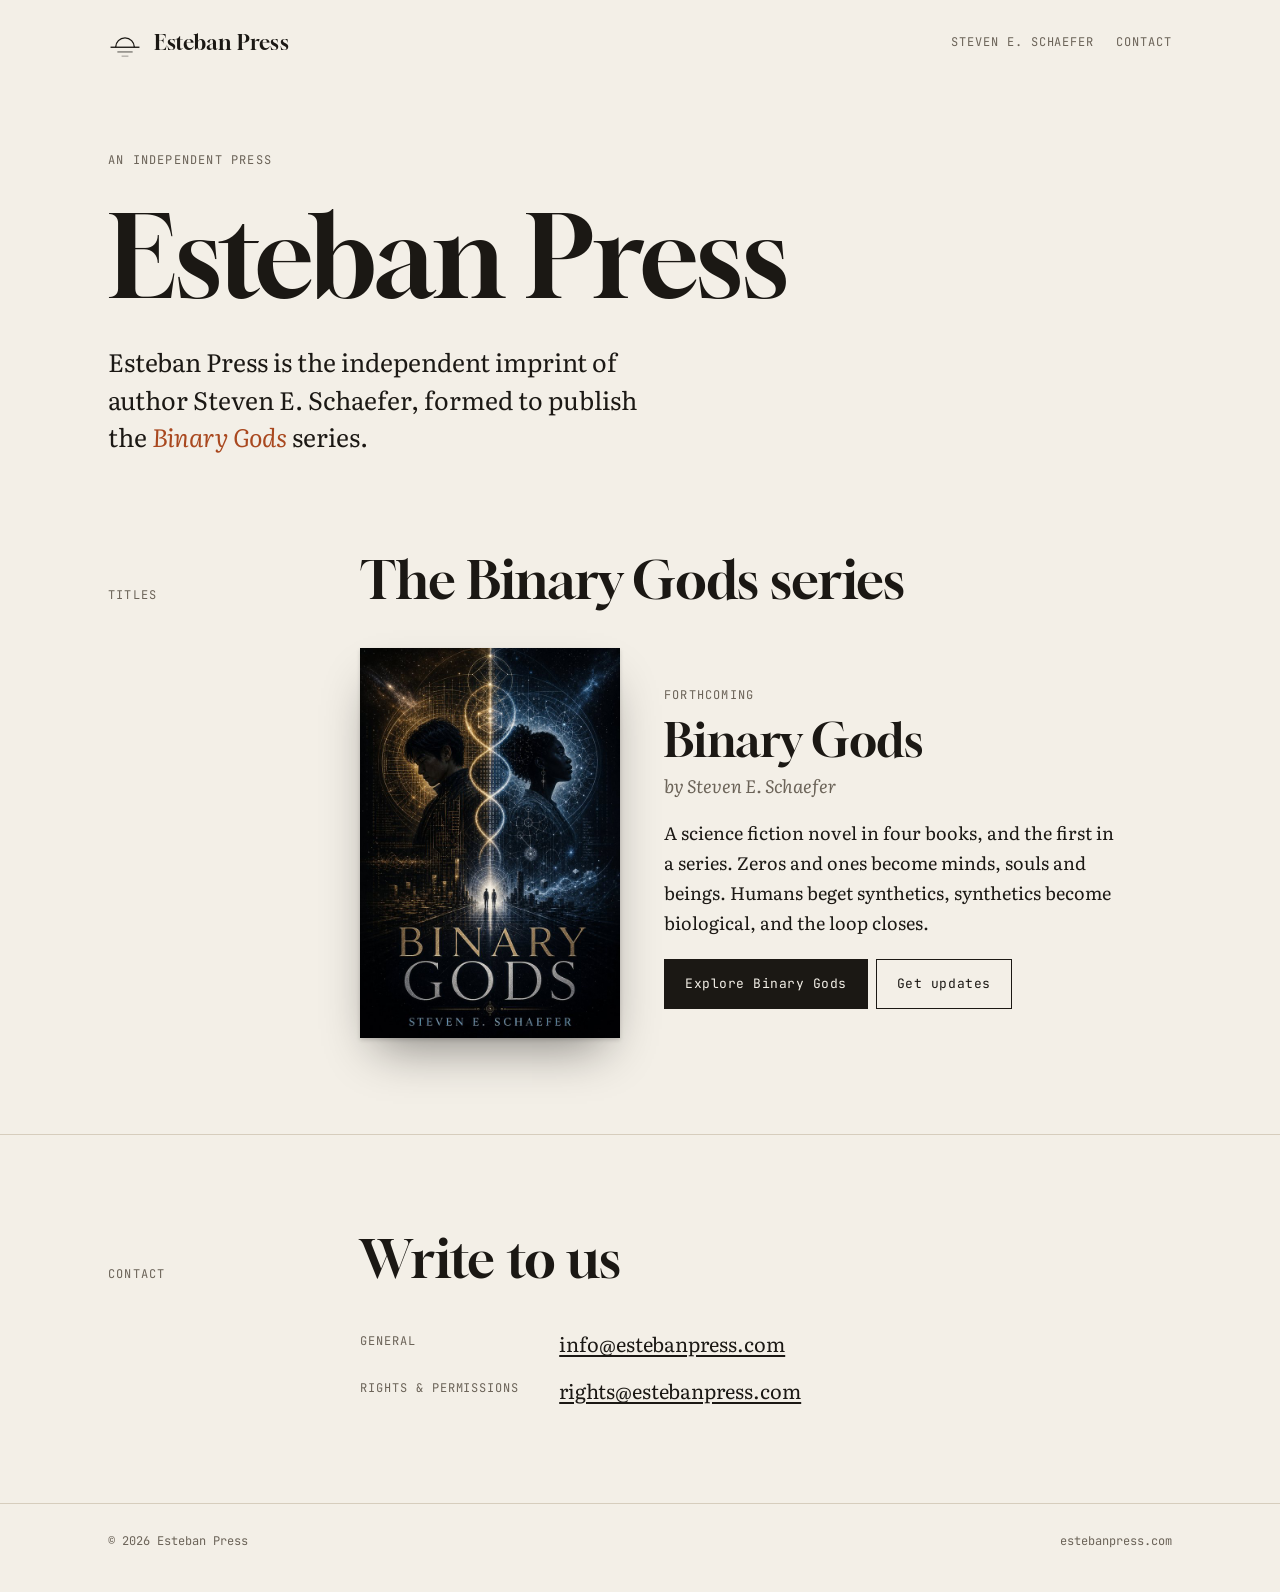
<file: index.html>
<!doctype html>
<html lang="en">
<head>
<meta charset="utf-8">
<meta name="viewport" content="width=device-width, initial-scale=1, viewport-fit=cover">
<title>Esteban Press</title>
<meta name="description" content="Esteban Press, publisher of the Binary Gods series by Steven E. Schaefer.">
<link rel="preconnect" href="https://fonts.googleapis.com">
<link rel="preconnect" href="https://fonts.gstatic.com" crossorigin>
<link rel="stylesheet" href="https://fonts.googleapis.com/css2?family=Gloock&family=Literata:ital,opsz,wght@0,7..72,400;0,7..72,600;1,7..72,400&family=JetBrains+Mono:wght@400;500&display=swap">
<link rel="stylesheet" href="style.css">
</head>
<body>

<div class="wrap">
  <header class="top">
    <a class="mark" href="index.html" aria-label="Esteban Press, home">
      <svg viewBox="0 0 40 40" fill="none" stroke="currentColor" stroke-width="1.6" aria-hidden="true">
        <path d="M9 25a11 11 0 0 1 22 0" />
        <path d="M3 25h34" />
        <path d="M11 30.5h18" opacity=".55" />
        <path d="M16 35.5h8" opacity=".3" />
      </svg>
      <span>Esteban Press</span>
    </a>
    <nav aria-label="Links">
      <a href="https://steveneschaefer.github.io/author-site/">Steven E. Schaefer</a>
      <a href="#contact" class="hide-sm">Contact</a>
    </nav>
  </header>

  <div class="intro" id="top">
    <span class="label">An independent press</span>
    <h1>Esteban Press</h1>
    <p>Esteban Press is the independent imprint of author Steven E.&nbsp;Schaefer, formed to publish the <em>Binary Gods</em> series.</p>
  </div>
</div>



<section id="titles" style="padding-top:24px">
  <div class="wrap">
    <div class="sec-head">
      <span class="label">Titles</span>
      <h2>The Binary Gods series</h2>
    </div>
    <article class="title-card">
      <img src="images/binary-gods-cover.jpg" width="640" height="960" loading="lazy" alt="Cover of Binary Gods by Steven E. Schaefer.">
      <div>
        <span class="label">Forthcoming</span>
        <h3>Binary Gods</h3>
        <p class="by">by Steven E. Schaefer</p>
        <p>A science fiction novel in four books, and the first in a series. Zeros and ones become minds, souls and beings. Humans beget synthetics, synthetics become biological, and the loop closes.</p>
        <a class="btn" href="https://steveneschaefer.github.io/author-site/#book">Explore Binary Gods</a><a class="btn ghost" href="https://steveneschaefer.github.io/author-site/#list">Get updates</a>
      </div>
    </article>
  </div>
</section>



<section class="contact" id="contact" style="border-top:1px solid var(--line)">
  <div class="wrap">
    <div class="sec-head">
      <span class="label">Contact</span>
      <h2>Write to us</h2>
    </div>
    <dl>
      <dt>General</dt><dd><a class="eml" data-u="info" data-d="estebanpress.com" href="#contact">info [at] estebanpress [dot] com</a></dd>
      <dt>Rights &amp; permissions</dt><dd><a class="eml" data-u="rights" data-d="estebanpress.com" href="#contact">rights [at] estebanpress [dot] com</a></dd>
    </dl>
  </div>
</section>

<footer>
  <div class="wrap"><span>© 2026 Esteban Press</span><span>estebanpress.com</span></div>
</footer>
<script>
/* Builds email links in the browser so the address never appears in the page source (keeps most spam bots out). */
document.querySelectorAll('a.eml').forEach(function (a) {
  var addr = a.dataset.u + '@' + a.dataset.d;
  a.href = 'mailto:' + addr;
  if (!a.dataset.keep) a.textContent = addr;
});
</script>
</body>
</html>
</file>
<file: style.css>
/* Esteban Press: quiet, editorial pages. Warm paper, ink, one sunset accent; shares type with the author site. */
:root {
  --paper: #F3EFE7;
  --surface: #EAE4D8;
  --ink: #1B1814;
  --muted: #6B6358;
  --line: #D6CDBD;
  --accent: #A9481F;
  --night: #0E0D0C;
  --night-ink: #E9E4DA;
  --night-muted: #9A9386;
  --display: "Gloock", "Bodoni 72", "Didot", Georgia, serif;
  --body: "Literata", "Iowan Old Style", Georgia, serif;
  --mono: "JetBrains Mono", ui-monospace, "SF Mono", Menlo, monospace;
}
@media (prefers-color-scheme: dark) {
  :root:not([data-theme="light"]) {
    --paper: #14120F; --surface: #1D1A16; --ink: #ECE6DB; --muted: #A39A8C; --line: #332E27; --accent: #E07A4A;
  }
}
:root[data-theme="dark"] {
  --paper: #14120F; --surface: #1D1A16; --ink: #ECE6DB; --muted: #A39A8C; --line: #332E27; --accent: #E07A4A;
}
* { box-sizing: border-box; }
html { scroll-behavior: smooth; }
@media (prefers-reduced-motion: reduce) { html { scroll-behavior: auto; } }
body { margin: 0; background: var(--paper); color: var(--ink); font-family: var(--body); font-size: 18px; line-height: 1.65; -webkit-font-smoothing: antialiased; }
a { color: inherit; text-underline-offset: 3px; }
a:hover { color: var(--accent); }
img { display: block; max-width: 100%; }
h1, h2, h3 { font-family: var(--display); font-weight: 400; line-height: 1.08; margin: 0; text-wrap: balance; }
.label { font-family: var(--mono); font-size: 12px; letter-spacing: .1em; text-transform: uppercase; color: var(--muted); }
.wrap { max-width: 1120px; margin: 0 auto; padding: 0 28px; }

/* Header */
header.top { display: flex; align-items: center; justify-content: space-between; gap: 20px; padding: 26px 0; }
.mark { display: flex; align-items: center; gap: 12px; text-decoration: none; }
.mark svg { width: 34px; height: 34px; color: var(--ink); }
.mark span { font-family: var(--display); font-size: 21px; letter-spacing: .01em; }
nav { display: flex; gap: 22px; }
nav a { font-family: var(--mono); font-size: 12px; letter-spacing: .08em; text-transform: uppercase; text-decoration: none; color: var(--muted); }

/* Opening statement */
.intro { padding: 64px 0 72px; display: grid; grid-template-columns: minmax(0, 1fr); gap: 26px; max-width: 860px; }
.intro h1 { font-size: clamp(54px, 9vw, 112px); letter-spacing: -.01em; }
.intro p { font-size: clamp(20px, 2.3vw, 25px); line-height: 1.5; margin: 0; max-width: 36ch; }
.intro p em { color: var(--accent); font-style: italic; }

/* Horizon band */
.horizon { position: relative; width: 100%; aspect-ratio: 2.4 / 1; min-height: 220px; overflow: hidden; background: var(--night); }
.horizon img { width: 100%; height: 100%; object-fit: cover; }
.horizon figcaption { position: absolute; right: 22px; bottom: 16px; font-family: var(--mono); font-size: 11px; letter-spacing: .08em; text-transform: uppercase; color: rgba(255,255,255,.72); }

/* Sections */
section { padding: 96px 0; }
.sec-head { display: grid; grid-template-columns: 220px minmax(0, 1fr); gap: 32px; align-items: baseline; margin-bottom: 40px; }
.sec-head h2 { font-size: clamp(34px, 4.6vw, 52px); }

/* Titles */
.title-card { display: grid; grid-template-columns: 260px minmax(0, 1fr); gap: 44px; align-items: center; margin-left: 252px; }
.title-card img { width: 100%; height: auto; aspect-ratio: 2 / 3; object-fit: cover; box-shadow: 0 2px 4px rgba(0,0,0,.15), 0 24px 48px -16px rgba(0,0,0,.45); }
.title-card h3 { font-size: clamp(32px, 4vw, 46px); margin: 8px 0 6px; }
.title-card .by { font-style: italic; color: var(--muted); margin: 0 0 18px; }
.title-card p { margin: 0 0 22px; max-width: 46ch; }
.btn { display: inline-block; font-family: var(--mono); font-size: 13px; letter-spacing: .04em; padding: 13px 20px; border: 1px solid var(--ink); background: var(--ink); color: var(--paper); text-decoration: none; }
.btn:hover { background: transparent; color: var(--ink); }
.btn.ghost { background: transparent; color: var(--ink); margin-left: 8px; }
.btn.ghost:hover { border-color: var(--accent); color: var(--accent); }
.more { margin: 56px 0 0 252px; padding-top: 22px; border-top: 1px solid var(--line); color: var(--muted); max-width: 640px; font-style: italic; }

/* Gallery: always dark so the photographs carry the colour */
.gallery { background: var(--night); color: var(--night-ink); }
.gallery .label { color: var(--night-muted); }
.gallery .sec-head p { margin: 0; color: var(--night-muted); max-width: 52ch; }
.grid { display: flex; flex-wrap: wrap; gap: 12px; }
.grid::after { content: ""; flex-grow: 999; }   /* keeps the last row from stretching */
.grid button { all: unset; display: block; flex: var(--r) 1 calc(var(--r) * 230px); aspect-ratio: var(--r); cursor: zoom-in; position: relative; overflow: hidden; background: #1A1816; }
.grid button:focus-visible { outline: 2px solid var(--accent); outline-offset: 3px; }
.grid img { width: 100%; height: 100%; object-fit: cover; transition: transform .6s ease, opacity .3s; }
.grid button:hover img { transform: scale(1.025); }
.grid .cap { position: absolute; left: 0; right: 0; bottom: 0; padding: 26px 14px 11px; font-family: var(--mono); font-size: 11px; letter-spacing: .06em; text-transform: uppercase; color: #F2EEE7; background: linear-gradient(transparent, rgba(0,0,0,.62)); opacity: 0; transition: opacity .3s; }
.grid button:hover .cap, .grid button:focus-visible .cap { opacity: 1; }
@media (hover: none) { .grid .cap { opacity: 1; } }

/* Lightbox */
dialog.lb { border: 0; padding: 0; margin: 0; width: 100vw; height: 100vh; max-width: 100vw; max-height: 100vh; background: rgba(8,7,6,.96); color: #EEE9E1; }
dialog.lb::backdrop { background: rgba(8,7,6,.96); }
.lb-inner { position: absolute; inset: 0; display: grid; grid-template-rows: 1fr auto; padding: 56px 72px 22px; }
.lb-inner img { width: 100%; height: 100%; object-fit: contain; min-height: 0; }
.lb-bar { display: flex; justify-content: space-between; align-items: baseline; gap: 16px; padding-top: 14px; font-family: var(--mono); font-size: 12px; letter-spacing: .06em; text-transform: uppercase; color: #B9B2A6; }
.lb button { all: unset; cursor: pointer; position: absolute; display: grid; place-items: center; width: 52px; height: 52px; color: #EEE9E1; font-family: var(--mono); font-size: 22px; border-radius: 50%; }
.lb button:hover, .lb button:focus-visible { background: rgba(255,255,255,.1); }
.lb .close { top: 8px; right: 12px; }
.lb .prev { left: 10px; top: calc(50% - 26px); }
.lb .next { right: 10px; top: calc(50% - 26px); }

/* Contact & footer */
.contact dl { margin: 0 0 0 252px; display: grid; grid-template-columns: auto 1fr; gap: 14px 40px; max-width: 640px; }
.contact dt { font-family: var(--mono); font-size: 12px; letter-spacing: .08em; text-transform: uppercase; color: var(--muted); padding-top: 5px; }
.contact dd { margin: 0; font-size: 20px; }
footer { border-top: 1px solid var(--line); padding: 28px 0 40px; }
footer .wrap { display: flex; justify-content: space-between; gap: 16px; flex-wrap: wrap; font-family: var(--mono); font-size: 12px; color: var(--muted); }

@media (max-width: 860px) {
  .grid { gap: 8px; } .grid button { flex-basis: calc(var(--r) * 100px); }
  .wrap { padding: 0 20px; }
  nav { gap: 14px; }
  nav a.hide-sm { display: none; }
  .intro { padding: 36px 0 52px; }
  section { padding: 68px 0; }
  .sec-head { grid-template-columns: 1fr; gap: 10px; margin-bottom: 30px; }
  .title-card { grid-template-columns: 1fr; margin-left: 0; gap: 28px; }
  .title-card img { max-width: 240px; }
  .more, .contact dl { margin-left: 0; }
  .contact dl { grid-template-columns: 1fr; gap: 4px; }
  .contact dd { margin-bottom: 14px; }
  .lb-inner { padding: 56px 10px 18px; }
  .lb .prev, .lb .next { top: auto; bottom: 6px; }
  .lb .prev { left: auto; right: 70px; }
  .lb-bar { padding-right: 130px; }
}
@media (max-width: 420px) { .btn.ghost { margin: 10px 0 0; } }

/* Journey feature on the home page */
.feature { display: grid; grid-template-columns: minmax(0, 1.3fr) minmax(0, 1fr); gap: 52px; align-items: center; }
.feature .pic { display: block; overflow: hidden; background: var(--surface); }
.feature .pic img { width: 100%; height: auto; aspect-ratio: 3 / 2; object-fit: cover; transition: transform .9s ease; }
.feature .pic:hover img { transform: scale(1.02); }
.feature h2 { font-size: clamp(34px, 4.6vw, 52px); margin: 10px 0 18px; }
.feature p { margin: 0 0 26px; max-width: 40ch; }
.arrow-link { font-family: var(--mono); font-size: 13px; letter-spacing: .05em; text-transform: uppercase; text-decoration: none; border-bottom: 1px solid currentColor; padding-bottom: 4px; }

/* Journey page */
nav a[aria-current="page"] { color: var(--ink); }
.page-intro { padding: 56px 0 64px; display: grid; gap: 22px; max-width: 820px; }
.page-intro h1 { font-size: clamp(48px, 8vw, 96px); }
.page-intro p { font-size: clamp(19px, 2.1vw, 23px); line-height: 1.55; margin: 0; max-width: 40ch; }
.chapters { display: flex; gap: 22px; flex-wrap: wrap; }
.chapters a { font-family: var(--mono); font-size: 12px; letter-spacing: .08em; text-transform: uppercase; color: var(--muted); }
.story { border-top: 1px solid var(--line); border-bottom: 1px solid var(--line); padding: 30px 0; display: grid; grid-template-columns: 220px minmax(0, 1fr); gap: 32px; align-items: baseline; }
.story p { margin: 0; font-style: italic; font-size: 20px; max-width: 48ch; }
.soon { margin-left: 252px; max-width: 560px; padding: 28px 30px; border: 1px dashed var(--line); color: var(--muted); font-style: italic; }
.back { padding-bottom: 72px; }

@media (max-width: 860px) {
  .feature { grid-template-columns: 1fr; gap: 26px; }
  .page-intro { padding: 32px 0 44px; }
  .story { grid-template-columns: 1fr; gap: 8px; }
  .soon { margin-left: 0; }
}
</file>
